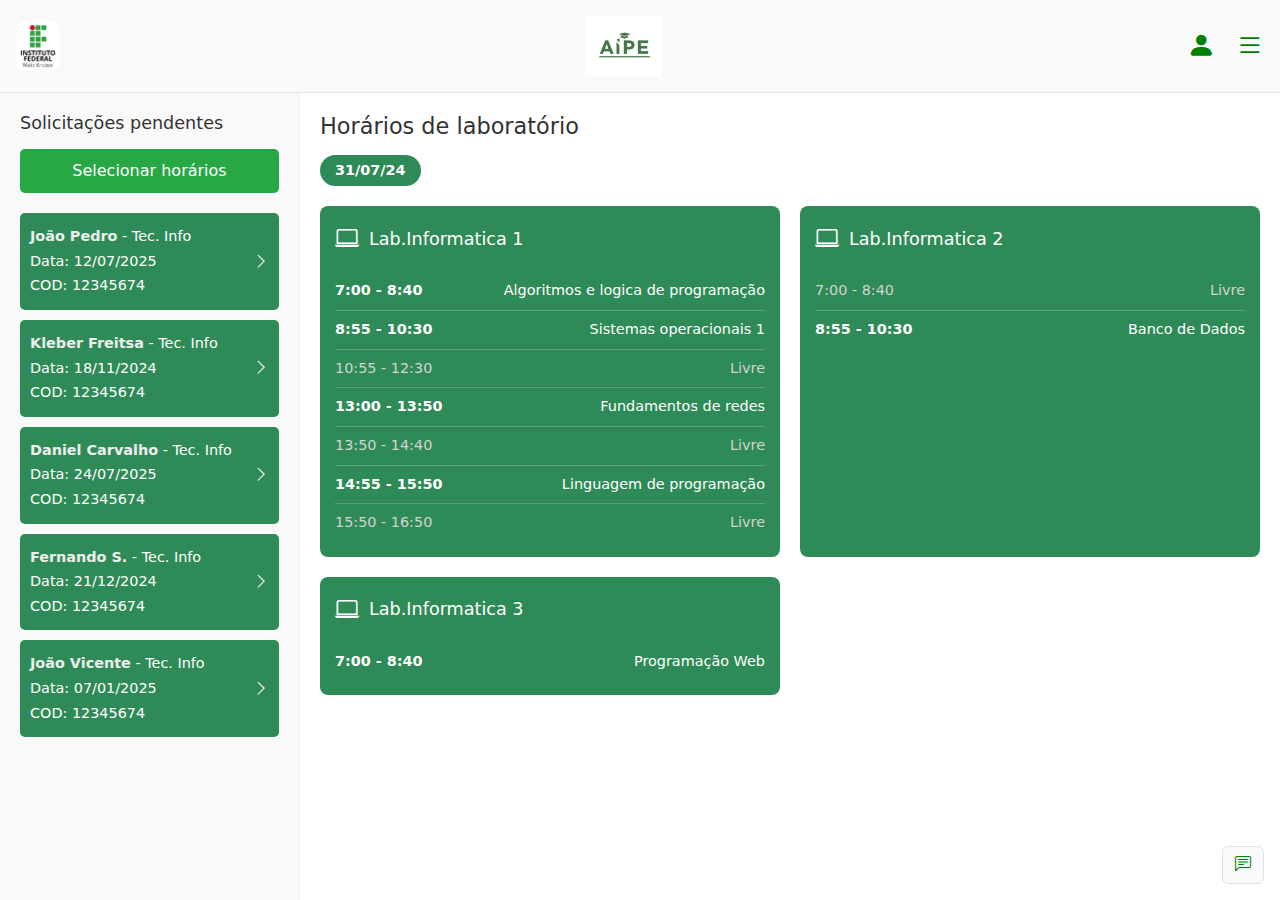
<file: horarios.html>
<!DOCTYPE html>
<html lang="pt-BR">
<head>
    <meta charset="UTF-8">
    <meta name="viewport" content="width=device-width, initial-scale=1.0">
    <title>Horários de Laboratório</title>
    <link rel="stylesheet" href="/horarios.css">
    <link href="https://cdn.jsdelivr.net/npm/bootstrap@5.3.0-alpha1/dist/css/bootstrap.min.css" rel="stylesheet">
    <link href="https://cdn.jsdelivr.net/npm/bootstrap-icons/font/bootstrap-icons.css" rel="stylesheet">
</head>
<body>
    <header class="d-flex justify-content-between align-items-center p-3 bg-light border-bottom">
        <div class="logo-if">
            <img src="logoif.png" alt="Logo IF" style="height: 50px; border-radius: 10px;">
        </div>
        <div class="logo-aipe">
            <img src="logo.png" alt="Logo AIPE" style="height: 60px;">
        </div>
        <div class="header-icons">
            <a href="login1.html" style="color: green; text-decoration: none;">
                <i class="bi bi-person-fill fs-3 me-3"></i>
            </a>
            <a href="/" style="color: green; text-decoration: none;">
                <i class="bi bi-list fs-3"></i>
            </a>
        </div>
    </header>
    <div class="main-layout-horarios">
        <aside class="sidebar-horarios">
            <h2>Solicitações pendentes</h2> <button class="btn-selecionar-horarios">
                Selecionar horários
            </button>
            <div class="solicitacoes-lista-horarios">
                <div class="item-solicitacao-horarios">
                    <p><strong>João Pedro</strong> - Tec. Info</p>
                    <p>Data: 12/07/2025</p>
                    <p>COD: 12345674</p>
                     <i class="bi bi-chevron-right"></i>
                </div>
                 <div class="item-solicitacao-horarios">
                    <p><strong>Kleber Freitsa</strong> - Tec. Info</p>
                    <p>Data: 18/11/2024</p>
                    <p>COD: 12345674</p>
                    <i class="bi bi-chevron-right"></i>
                </div>
                 <div class="item-solicitacao-horarios">
                    <p><strong>Daniel Carvalho</strong> - Tec. Info</p>
                    <p>Data: 24/07/2025</p>
                    <p>COD: 12345674</p>
                    <i class="bi bi-chevron-right"></i>
                </div>
                 <div class="item-solicitacao-horarios">
                    <p><strong>Fernando S.</strong> - Tec. Info</p>
                    <p>Data: 21/12/2024</p>
                    <p>COD: 12345674</p>
                    <i class="bi bi-chevron-right"></i>
                </div>
                <div class="item-solicitacao-horarios">
                    <p><strong>João Vicente</strong> - Tec. Info</p>
                    <p>Data: 07/01/2025</p>
                    <p>COD: 12345674</p>
                    <i class="bi bi-chevron-right"></i>
                </div>
                </div>
        </aside>

        <section class="content-horarios">
            <h2>Horários de laboratório</h2>
            <div class="horarios-header">
                 <div class="date-pill">31/07/24</div>
            </div>

            <div class="laboratorios-list">
                <div class="laboratorio-card">
                    <div class="lab-info">
                        <i class="bi bi-laptop"></i> <h3>Lab.Informatica 1</h3>
                    </div>
                    <div class="horario-item">
                        <span>7:00 - 8:40</span>
                        <span>Algoritmos e logica de programação</span>
                    </div>
                    <div class="horario-item">
                        <span>8:55 - 10:30</span>
                        <span>Sistemas operacionais 1</span>
                    </div>
                     <div class="horario-item free">
                        <span>10:55 - 12:30</span>
                        <span>Livre</span>
                    </div>
                     <div class="horario-item">
                        <span>13:00 - 13:50</span>
                        <span>Fundamentos de redes</span>
                    </div>
                     <div class="horario-item free">
                        <span>13:50 - 14:40</span>
                        <span>Livre</span>
                    </div>
                     <div class="horario-item">
                        <span>14:55 - 15:50</span>
                        <span>Linguagem de programação</span>
                    </div>
                    <div class="horario-item free">
                        <span>15:50 - 16:50</span>
                        <span>Livre</span>
                    </div>
                    </div>

                 <div class="laboratorio-card">
                    <div class="lab-info">
                        <i class="bi bi-laptop"></i>
                        <h3>Lab.Informatica 2</h3>
                    </div>
                     <div class="horario-item free">
                        <span>7:00 - 8:40</span>
                        <span>Livre</span>
                    </div>
                     <div class="horario-item">
                        <span>8:55 - 10:30</span>
                        <span>Banco de Dados</span>
                    </div>
                    </div>

                <div class="laboratorio-card">
                    <div class="lab-info">
                        <i class="bi bi-laptop"></i>
                        <h3>Lab.Informatica 3</h3>
                    </div>
                     <div class="horario-item">
                        <span>7:00 - 8:40</span>
                        <span>Programação Web</span>
                    </div>
                    </div>

            </div>
        </section>
    </div>
    <footer class="fixed-bottom d-flex justify-content-end p-3 ">
        <button class="btn btn-light border">
            <i style="color: green;" class="bi bi-chat-left-text"></i>
        </button>
    </footer>
</body>
</html>
</file>
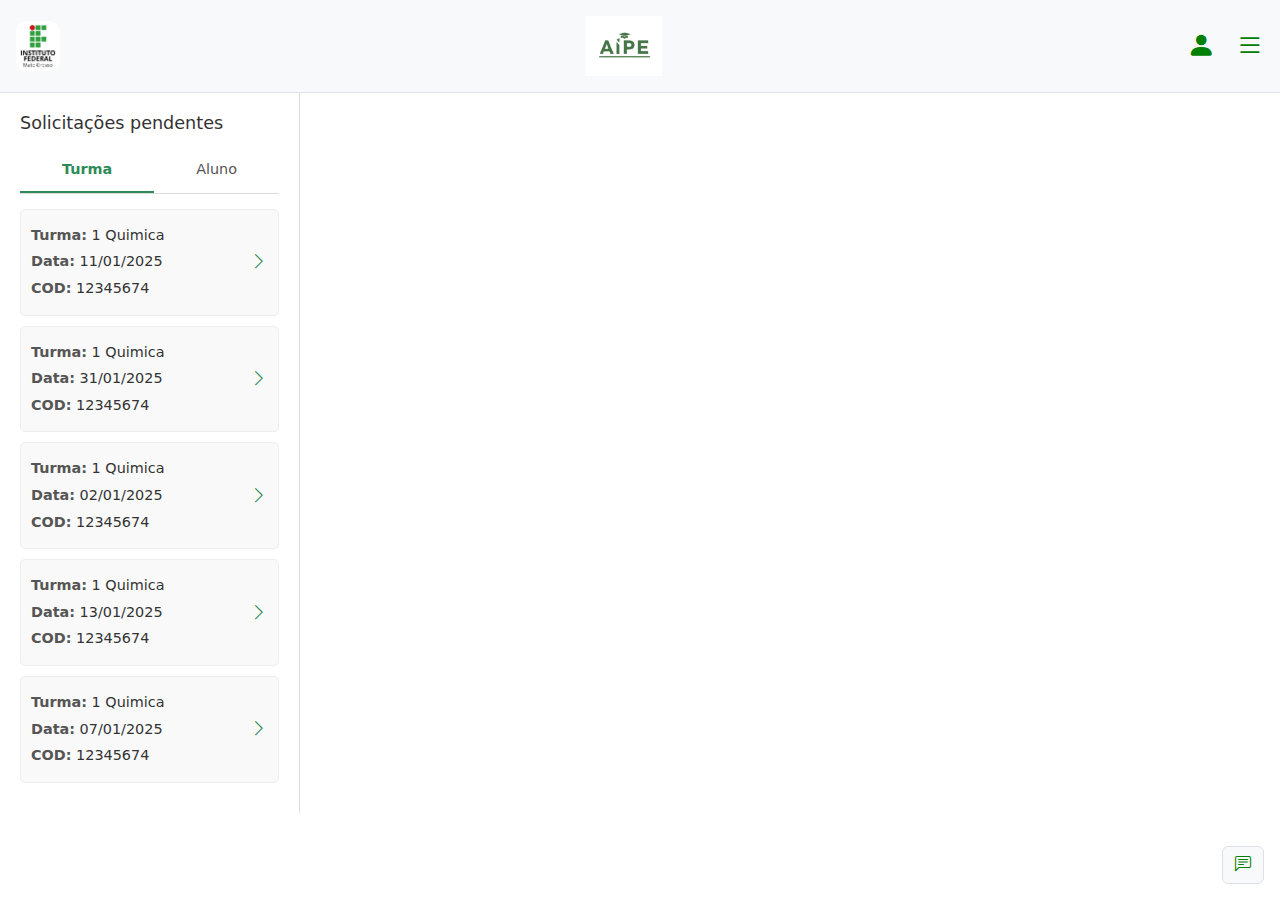
<file: liberacao.html>
<!DOCTYPE html>
<html lang="pt-BR">
<head>
    <meta charset="UTF-8">
    <meta name="viewport" content="width=device-width, initial-scale=1.0">
    <title>Sistema de Liberação - AiPE</title>
    <link rel="stylesheet" href="liberacao.css">
    <link rel="stylesheet" href="https://cdn.jsdelivr.net/npm/bootstrap-icons@1.11.3/font/bootstrap-icons.min.css">
    <link href="https://cdn.jsdelivr.net/npm/bootstrap@5.3.0-alpha1/dist/css/bootstrap.min.css" rel="stylesheet">
    <link href="https://cdn.jsdelivr.net/npm/bootstrap-icons/font/bootstrap-icons.css" rel="stylesheet">
</head>
<body>
    <header class="d-flex justify-content-between align-items-center p-3 bg-light border-bottom">
        <div class="logo-if">
            <img src="logoif.png" alt="Logo IF" style="height: 50px; border-radius: 10px;">
        </div>
        <div class="logo-aipe">
            <img src="logo.png" alt="Logo AIPE" style="height: 60px;">
        </div>
        <div class="header-icons">
            <a href="login1.html" style="color: green; text-decoration: none;">
                <i class="bi bi-person-fill fs-3 me-3"></i>
            </a>
            <a href="/" style="color: green; text-decoration: none;">
                <i class="bi bi-list fs-3"></i>
            </a>
        </div>
    </header>

    <main class="app-main-content">
        <aside class="sidebar">
            <h2>Solicitações pendentes</h2>
            <div class="tabs">
                <button class="tab active">Turma</button>
                <button class="tab">Aluno</button>
            </div>
            <div class="solicitacoes-list">
                <div class="solicitacao-item">
                    <div class="solicitacao-details">
                        <p><strong>Turma:</strong> 1 Quimica</p>
                        <p><strong>Data:</strong> 11/01/2025</p>
                        <p><strong>COD:</strong> 12345674</p>
                    </div>
                    <div class="solicitacao-icon">
                         <i class="bi bi-chevron-right"></i>
                    </div>
                </div>
                 <div class="solicitacao-item">
                    <div class="solicitacao-details">
                        <p><strong>Turma:</strong> 1 Quimica</p>
                        <p><strong>Data:</strong> 31/01/2025</p>
                        <p><strong>COD:</strong> 12345674</p>
                    </div>
                    <div class="solicitacao-icon">
                         <i class="bi bi-chevron-right"></i>
                    </div>
                </div>
                 <div class="solicitacao-item">
                    <div class="solicitacao-details">
                        <p><strong>Turma:</strong> 1 Quimica</p>
                        <p><strong>Data:</strong> 02/01/2025</p>
                        <p><strong>COD:</strong> 12345674</p>
                    </div>
                    <div class="solicitacao-icon">
                         <i class="bi bi-chevron-right"></i>
                    </div>
                </div>
                 <div class="solicitacao-item">
                    <div class="solicitacao-details">
                        <p><strong>Turma:</strong> 1 Quimica</p>
                        <p><strong>Data:</strong> 13/01/2025</p>
                        <p><strong>COD:</strong> 12345674</p>
                    </div>
                    <div class="solicitacao-icon">
                         <i class="bi bi-chevron-right"></i>
                    </div>
                </div>
                 <div class="solicitacao-item">
                    <div class="solicitacao-details">
                        <p><strong>Turma:</strong> 1 Quimica</p>
                        <p><strong>Data:</strong> 07/01/2025</p>
                        <p><strong>COD:</strong> 12345674</p>
                    </div>
                    <div class="solicitacao-icon">
                         <i class="bi bi-chevron-right"></i>
                    </div>
                </div>
            </div>
        </aside>

        <section class="content-display">
            </section>
    </main>

    <footer class="fixed-bottom d-flex justify-content-end p-3 ">
        <button class="btn btn-light border">
            <i style="color: green;" class="bi bi-chat-left-text"></i>
        </button>
    </footer>
</body>
</html>
</file>
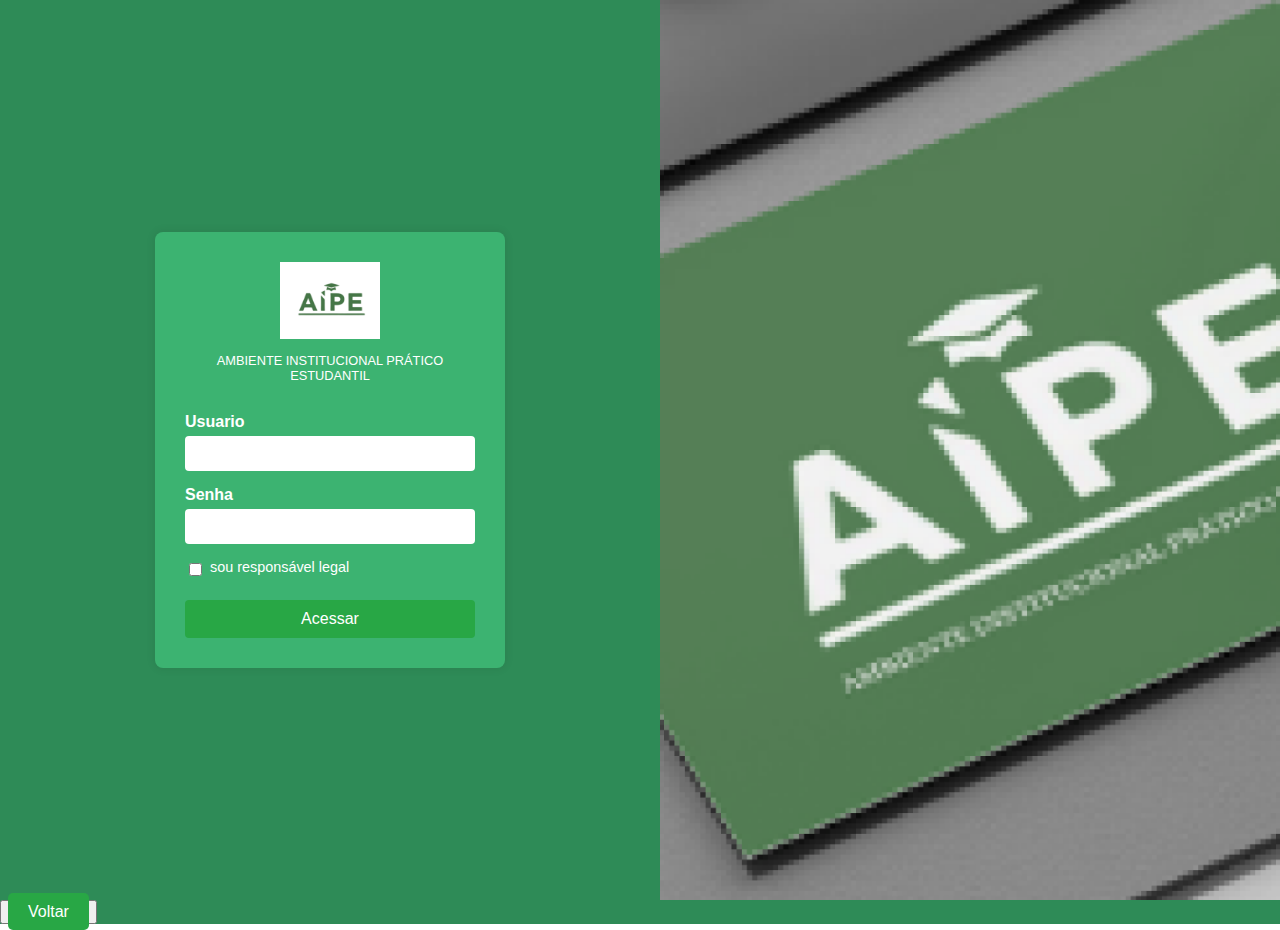
<file: login1.html>
<!DOCTYPE html>
<html lang="pt-BR">
<head>
    <meta charset="UTF-8">
    <meta name="viewport" content="width=device-width, initial-scale=1.0">
    <title>Login - AiPE</title>
    <link rel="stylesheet" href="/login1.css">
</head>
<body>
    <div class="split-layout-container">
        <div class="login-section">
            <div class="login-box">
                <div class="logo-area">
                    <img src="/logo.png" alt="Logo AiPE">
                    <p>AMBIENTE INSTITUCIONAL PRÁTICO ESTUDANTIL</p>
                </div>
                <form id="loginForm">
                    <div class="form-group">
                        <label for="usuario">Usuario</label>
                        <input type="text" id="usuario" name="usuario" required>
                    </div>
                    <div class="form-group">
                        <label for="senha">Senha</label>
                        <input type="password" id="senha" name="senha" required>
                    </div>
                    <div class="form-group checkbox-group">
                        <input type="checkbox" id="responsavel" name="responsavel">
                        <label for="responsavel">sou responsável legal</label>
                    </div>
                    <button type="submit">Acessar</button>
                </form>
            </div>
        </div>
        <div class="image-section">
            </div>
    </div>

    <footer>
        <button>
            <a href="/index.html" class="btn btn-custom-green">Voltar</a>

        </button>
    </footer>
    <script src="/login1.js"></script>
</body>
</html>
</file>
<file: horarios.css>
body {
    font-family: sans-serif;
    margin: 0;
    padding: 0;
    background-color: #f4f4f4;
    display: flex; 
    flex-direction: column; 
    min-height: 100vh; 
}

.main-layout-horarios {
    display: flex;
    width: 100%; 
    max-width: none; 
    background-color: #fff;
    box-shadow: none; 
    margin-top: 0; 
    margin-bottom: 0;
    border-radius: 0; 
    overflow: hidden;
    flex-grow: 1; 
}

.sidebar-horarios {
    width: 300px;
    background-color: #f9f9f9;
    padding: 20px;
    box-sizing: border-box;
    border-right: 1px solid #eee;
    overflow-y: auto; 
    flex-shrink: 0; 
}

.sidebar-horarios h2 {
    font-size: 1.1em;
    margin-top: 0;
    margin-bottom: 15px;
    color: #333;
}

.btn-selecionar-horarios {
    display: block;
    width: 100%;
    padding: 10px;
    background-color: #28a745;
    color: white;
    border: none;
    border-radius: 5px;
    cursor: pointer;
    font-size: 1em;
    margin-bottom: 20px;
    transition: background-color 0.3s ease;
}

.btn-selecionar-horarios:hover {
    background-color: #218838;
}

.item-solicitacao-horarios {
    background-color: #2e8b57;
    color: white;
    border-radius: 5px;
    padding: 10px;
    margin-bottom: 10px;
    position: relative;
    padding-right: 30px;
}

.item-solicitacao-horarios p {
    margin: 3px 0;
    font-size: 0.9em;
}

.item-solicitacao-horarios strong {
    color: #eee;
}

.item-solicitacao-horarios .bi {
    position: absolute;
    top: 50%;
    right: 10px;
    transform: translateY(-50%);
    color: white;
    font-size: 1em;
}


.content-horarios {
    flex-grow: 1;
    padding: 20px;
    box-sizing: border-box;
    background-color: #fff;
    overflow-y: auto; 
}

.content-horarios h2 {
    font-size: 1.4em;
    margin-top: 0;
    margin-bottom: 15px;
    color: #333;
    display: inline-block;
    margin-right: 15px;
}

.horarios-header {
    display: flex;
    align-items: center;
    margin-bottom: 20px;
}

.date-pill {
    background-color: #2e8b57;
    color: white;
    padding: 5px 15px;
    border-radius: 20px;
    font-size: 0.9em;
    font-weight: bold;
}

.laboratorios-list {
    display: flex;
    flex-wrap: wrap;
    gap: 20px;
}

.laboratorio-card {
    background-color: #2e8b57;
    color: white;
    border-radius: 8px;
    padding: 15px;
    width: calc(50% - 10px);
    box-sizing: border-box;
    display: flex;
    flex-direction: column;
}

.lab-info {
    display: flex;
    align-items: center;
    margin-bottom: 15px;
}

.lab-info i {
    font-size: 1.5em;
    margin-right: 10px;
}

.lab-info h3 {
    font-size: 1.1em;
    margin: 0;
    font-weight: normal;
}

.horario-item {
    display: flex;
    justify-content: space-between;
    padding: 8px 0;
    border-bottom: 1px solid rgba(255, 255, 255, 0.2);
    font-size: 0.9em;
}

.horario-item:last-child {
    border-bottom: none;
}

.horario-item span:first-child {
    font-weight: bold;
    margin-right: 10px;
}

.horario-item.free span {
    color: #d3d3d3;
    font-weight: normal;
}
</file>
<file: liberacao.css>
body {
    font-family: sans-serif;
    margin: 0;
    padding: 0;
    background-color: #f4f4f4; 
}


.sidebar {
    width: 300px; 
    background-color: #fff; 
    border-right: 1px solid #ddd;
    padding: 20px;
    box-sizing: border-box;
    overflow-y: auto; 
}

.sidebar h2 {
    font-size: 1.1em;
    margin-top: 0;
    margin-bottom: 15px;
    color: #333;
}

.tabs {
    display: flex;
    margin-bottom: 15px;
    border-bottom: 1px solid #ddd;
}

.tab {
    flex-grow: 1;
    padding: 10px 0;
    border: none;
    background-color: transparent;
    cursor: pointer;
    font-size: 0.9em;
    color: #555;
    border-bottom: 2px solid transparent; /* Borda para indicar ativo */
    transition: color 0.3s ease, border-bottom-color 0.3s ease;
}

.tab.active {
    color: #2e8b57; /* Cor da aba ativa */
    border-bottom-color: #2e8b57;
    font-weight: bold;
}


footer {
    background-color: transparent; 
}
.solicitacao-item {
    display: flex;
    justify-content: space-between;
    align-items: center;
    background-color: #f9f9f9; /* Fundo claro para cada item */
    border: 1px solid #eee;
    border-radius: 5px;
    padding: 10px;
    margin-bottom: 10px;
    cursor: pointer; /* Indica que o item é clicável */
    transition: background-color 0.2s ease;
}

.solicitacao-item:hover {
    background-color: #e9e9e9; /* Fundo mais escuro no hover */
}

.solicitacao-details p {
    margin: 5px 0;
    font-size: 0.9em;
    color: #333;
}

.solicitacao-details p strong {
    color: #555;
}

.solicitacao-icon i {
    font-size: 1.1em;
    color: #2e8b57; /* Cor do ícone da solicitação */
}


.content-display {
    flex-grow: 1; /* Ocupa todo o espaço restante */
    background-color: #fff; /* Fundo da área de conteúdo */
    padding: 20px;
    box-sizing: border-box;
}

/* Estilo para o ícone de chat (opcional) */
.chat-icon {
    position: fixed; /* Posição fixa na tela */
    bottom: 20px; /* 20px do fundo */
    right: 20px; /* 20px da direita */
    background-color: #2e8b57; /* Cor de fundo do ícone */
    color: white;
    border-radius: 50%; /* Transforma em círculo */
    width: 50px; /* Largura */
    height: 50px; /* Altura */
    display: flex;
    justify-content: center;
    align-items: center;
    font-size: 1.8em;
    box-shadow: 0 2px 5px rgba(0, 0, 0, 0.2);
    cursor: pointer;
    z-index: 1000; /* Garante que fique acima de outros elementos */
}
</file>
<file: login1.css>
body {
    font-family: sans-serif;
    margin: 0;
    padding: 0;
    width: 100%;
    color: #2e8b57;
}

.split-layout-container {
    display: flex; 
    min-height: 100vh; 
    width: 100%;
}

.login-section {
    flex: 1; 
    background-color: #2e8b57;
    display: flex;
    justify-content: center;
    align-items: center;
    padding: 20px; 
    box-sizing: border-box; 
}

.image-section {
    flex: 1; 
    background-image: url('banner.png'); 
    background-size: cover; 
    background-position: center; 
    background-repeat: no-repeat;
    
}

.login-box {
    background-color: #3cb371; 
    padding: 30px; 
    border-radius: 8px;
    box-shadow: 0 0 10px rgba(0, 0, 0, 0.1);
    color: white;
    width: 100%; 
    max-width: 350px; 
    box-sizing: border-box;
}

.logo-area {
    text-align: center;
    margin-bottom: 30px;
}

.logo-area img {
    width: 100px; 
    height: auto;
    margin-bottom: 10px;
}

.logo-area p {
    font-size: 0.8em;
    margin: 0;
}

.form-group {
    margin-bottom: 15px;
    width: 100%;
}

.form-group label {
    display: block;
    margin-bottom: 5px;
    font-weight: bold;
}

.form-group input[type="text"],
.form-group input[type="password"] {
    width: 100%;
    padding: 10px;
    border: none;
    border-radius: 4px;
    box-sizing: border-box;
}

.checkbox-group {
    display: flex;
    align-items: center;
    margin-bottom: 20px; /
}

.checkbox-group input[type="checkbox"] {
    margin-right: 8px; 
}

.checkbox-group label {
    font-weight: normal;
    font-size: 0.9em;
}

button[type="submit"] {
    background-color: #28a745; 
    color: white;
    padding: 10px 20px;
    border: none;
    border-radius: 4px;
    cursor: pointer;
    font-size: 1em;
    width: 100%;
    transition: background-color 0.3s ease;
}

button[type="submit"]:hover {
    background-color: #218838; 
}

footer{
    background-color: #2e8b57;
}
footer .btn-custom-green {
    background-color: #28a745;
    color: white;
    padding: 10px 20px;
    border-radius: 5px;
    margin: 0 auto;
    text-decoration: none;
    font-size: 16px;
    transition: background-color 0.3s ease;
}

footer .btn-custom-green:hover {
    background-color: #218838;
}
</file>
